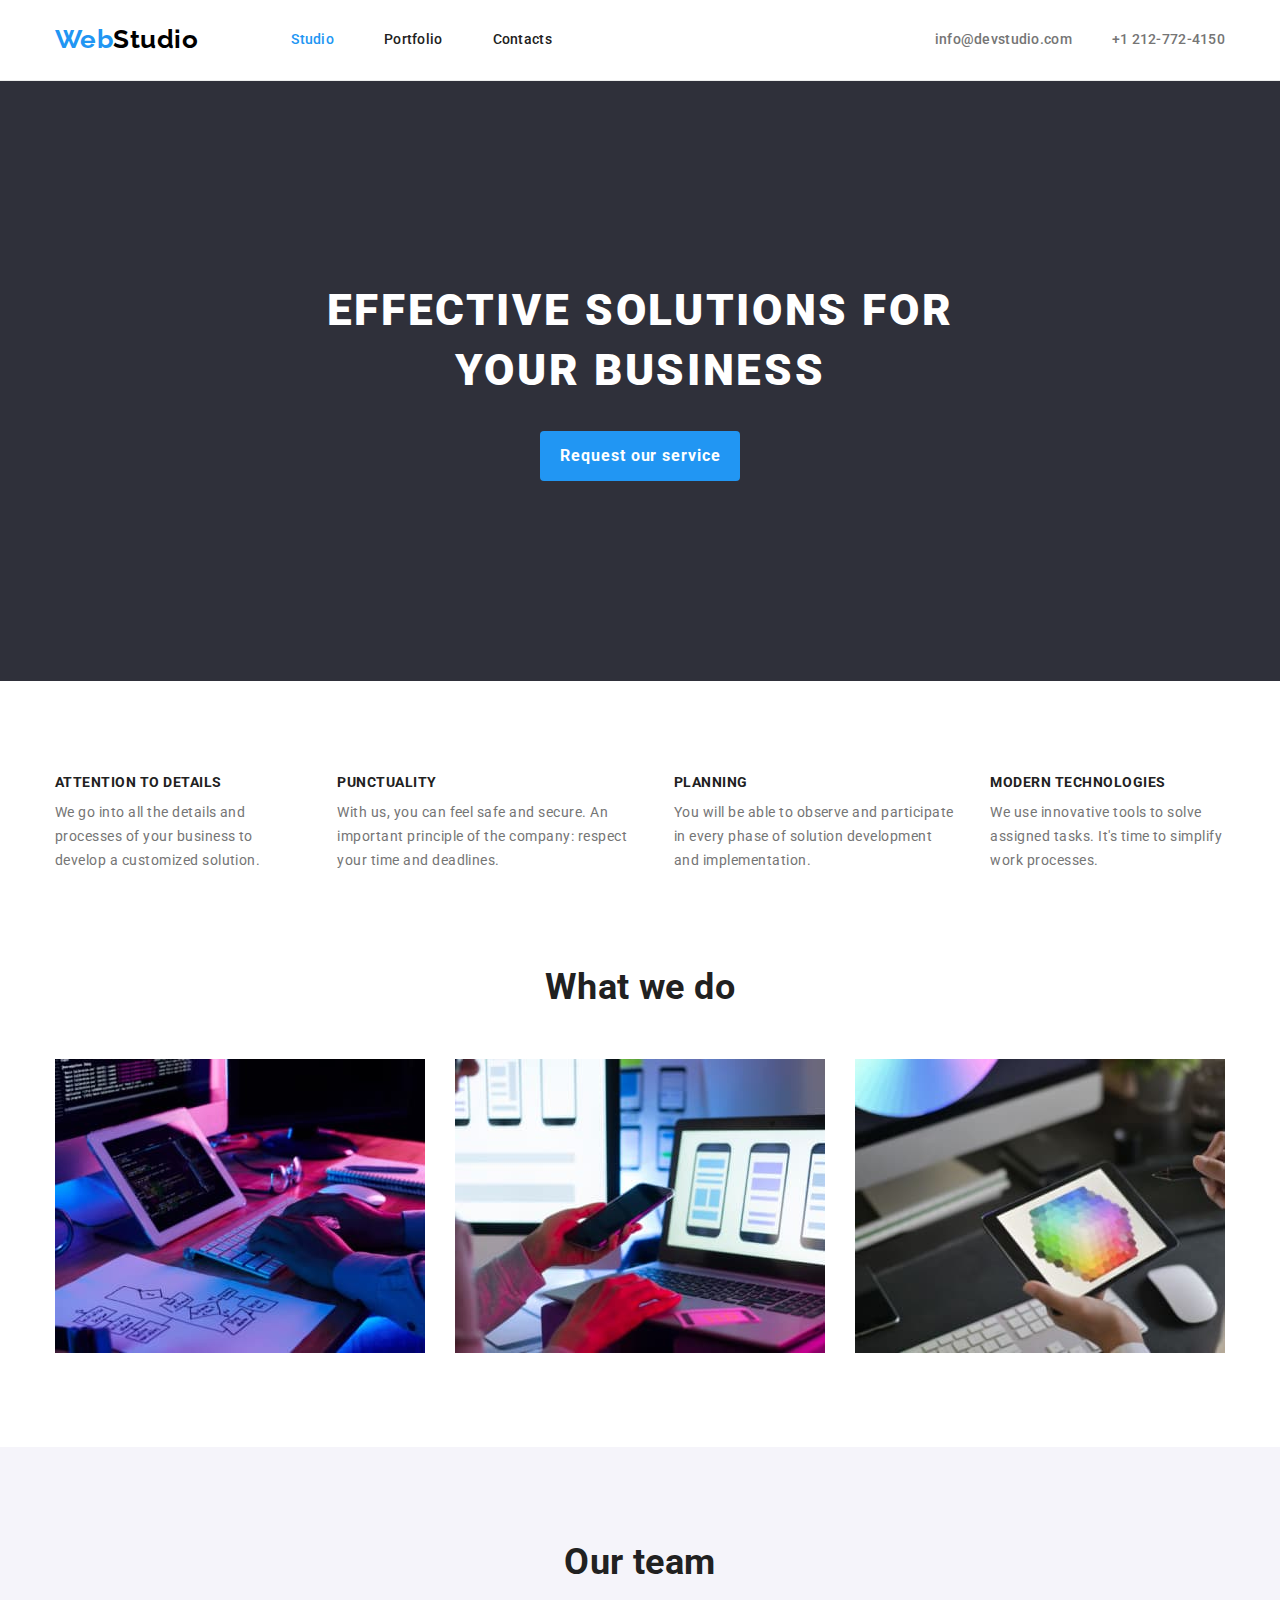
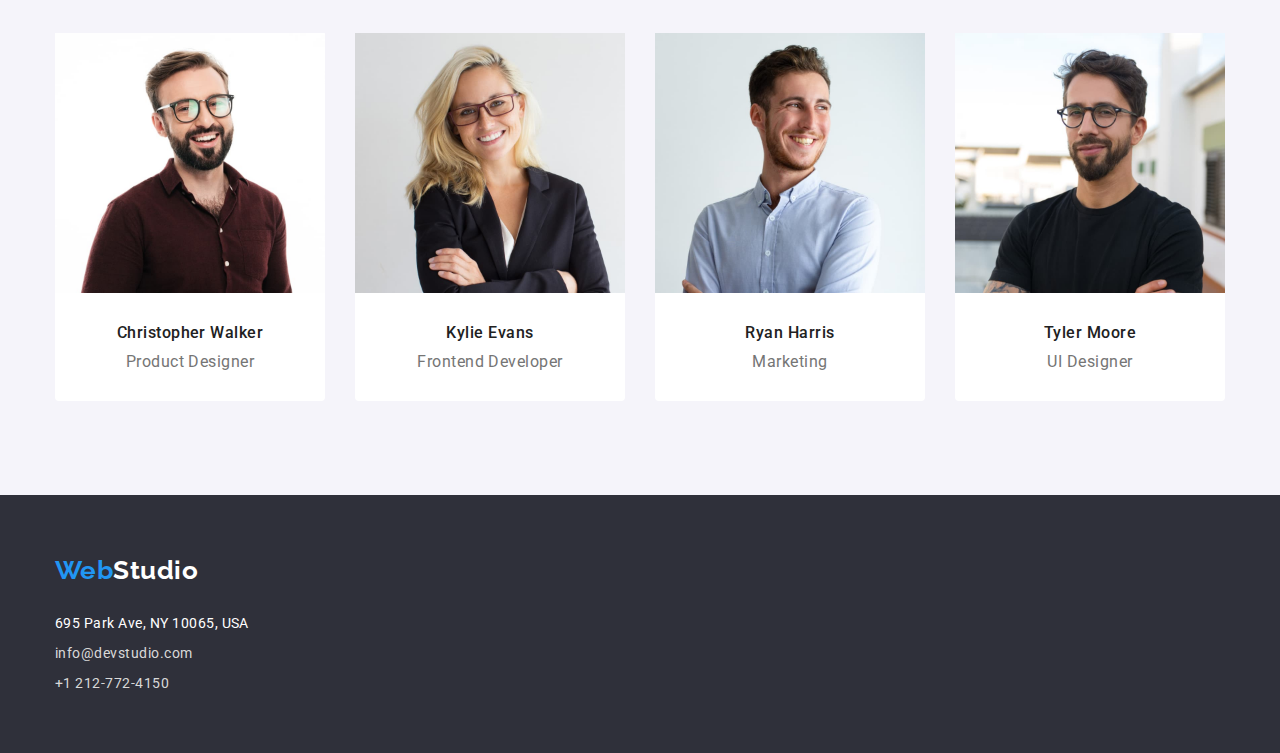
<file: index.html>
<!DOCTYPE html>
<html lang="en">
<head>
    <meta charset="UTF-8">
    <meta http-equiv="X-UA-Compatible" content="IE=edge">
    <meta name="viewport" content="width=device-width, initial-scale=1.0">
    <title>WebStudio</title>
    <link rel="stylesheet" href="https://cdnjs.cloudflare.com/ajax/libs/modern-normalize/1.1.0/modern-normalize.min.css">
    <link href="https://fonts.googleapis.com/css2?family=Raleway:wght@700&family=Roboto:wght@400;500;700;900&display=swap" rel="stylesheet">
    <link rel="stylesheet" href="./css/style.css">
</head>
<body>
    <header class="header">
    <div class="container container-header">
        <nav class="nav">
            <div class="logo-header-container">
                <a class="logo" href="./">Web<span class="logo-header">Studio</span></a>
            </div>
            <ul class="nav-list"> 
                <li class="nav-item"><a class="nav-link active"  href="./index.html">Studio</a></li>
                <li class="nav-item"><a class="nav-link" href="./portfolio.html">Portfolio</a></li>
                <li class="nav-item"><a class="nav-link" href="">Contacts</a></li>
            </ul>
        </nav>
            <ul class="contacts">
                <li class="contacts-item"> <a class="contacts-link" href="mailto:info@devstudio.com">info@devstudio.com </a></li>  
                <li class="contacts-item"> <a class="contacts-link" href="tel:+12127724150">+1 212-772-4150</a> </li> 
            </ul>
    </div>          
    </header>
    <main class="main-studio">
        <section class="hero">
            <div class="container container-hero">
                <h1 class="hero-title">Effective solutions for <br> your business</h1>
                <button class="hero-button" type="button">Request our service</button>
            </div>
        </section>
        <section class="section benefits">
        <div class="container container-benefits ">
            <h2 class="benefits-title hidden">Benefits</h2>
            <ul class="benefits-list">
                <li class="benefits-item">
                    <p class="benefits-caption">ATTENTION TO DETAILS</p>
                    <p class="benefits-desc">We go into all the details and processes of your business to develop a customized solution.</p>
                </li>
                <li class="benefits-item" >
                    <p class="benefits-caption">PUNCTUALITY</p>
                    <p class="benefits-desc">With us, you can feel safe and secure. An important principle of the company: respect your time and deadlines.</p>
                </li>
                <li class="benefits-item">
                    <p class="benefits-caption">PLANNING</p>
                    <p class="benefits-desc">You will be able to observe and participate in every phase of solution development and implementation.</p>
                </li>
                <li class="benefits-item">
                    <p class="benefits-caption">MODERN TECHNOLOGIES</p>
                    <p class="benefits-desc">We use innovative tools to solve assigned tasks. It's time to simplify work processes.</p>
                </li>
            </ul>
        </div>
        </section>
        <section class="section about">
        <div class="container container-about">
            <h2 class="title title-about">What we do</h2>
            <ul class="work-list">
                <li class="work-item">
                    <img class="work-image" src="./images/studio/studio-what-we-do1.jpg" 
                    alt="tablet with keyboard"
                    width="370" height="294">
                    
                </li>
                <li class="work-item">
                    <img class="work-image" src="./images/studio/studio-what-we-do2.jpg" 
                    alt="the phone on the background of the laptop"
                    width="370" height="294">
                </li>
                <li class="work-item">
                    <img class="work-image" src="./images/studio/studio-what-we-do3.jpg" 
                    alt="tablet on the background of IMac"
                    width="370" height="294">
                </li>
            </ul>
        </div>
        </section>
        <section class="section workers">
        <div class="container container-workers">
            <h2 class="title title-workers">Our team</h2>
            <ul class="workers-list">
                <li class="workers-item">
                    <img class="worker-picture" src="./images/studio/studio-workers1.jpg" 
                    alt="man in shirt and glasses"
                    width="270" height="260">
                    <div class="worker-desc-container">
                        <p class="worker-name">Christopher Walker</p>
                        <p class="work-desc">Product Designer</p>
                    </div>
                </li>
                <li class="workers-item">
                    <img class="worker-picture" src="./images/studio/studio-workers2.jpg" 
                    alt="woman with blond hair and glasses"
                    width="270" height="260">
                    <div class="worker-desc-container">
                        <p class="worker-name">Kylie Evans</p>
                        <p class="work-desc">Frontend Developer</p>
                    </div>
                </li>
                <li class="workers-item">
                    <img class="worker-picture" src="./images/studio/studio-workers3.jpg" 
                    alt="man in light shirt"
                    width="270" height="260">
                    <div class="worker-desc-container">
                        <p class="worker-name">Ryan Harris</p>
                        <p class="work-desc">Marketing</p>
                    </div>
                </li>
                <li class="workers-item">
                    <img class="worker-picture" src="./images/studio/studio-workers4.jpg" 
                    alt="man in glasses and black t-shirt"
                    width="270" height="260">
                    <div class="worker-desc-container">
                        <p class="worker-name">Tyler Moore</p>   
                        <p class="work-desc">UI Designer</p>
                    </div>
                </li>
            </ul>
        </div>
        </section>
    </main>
    <footer class="footer">
    <div class="container container-footer">
        <div class="logo-footer-container">
            <a class="logo" href="./">Web<span class="logo-footer">Studio</span></a>
        </div>
        <address>
            <ul class="contact-info">
                <li class="contact-info-items"> <a class="adress" href="https://www.google.com.ua/maps/place/695+Park+Ave,+New+York,+NY+10065,+%D0%A1%D0%A8%D0%90/@40.7688994,-73.9672143,17z/data=!3m1!4b1!4m5!3m4!1s0x89c258ebe8836e8f:0xa007c44e7c4aa0eb!8m2!3d40.7688994!4d-73.9650256?hl=ru">695 Park Ave, NY 10065, USA</a></li>
                <li class="contact-info-items"> <a class="footer-contacts" href="mailto:info@devstudio.com">info@devstudio.com </a></li>                                 
                <li class="contact-info-items"> <a class="footer-contacts" href="tel:+12127724150">+1 212-772-4150</a> </li> 
            </ul>
        </address>
    </div>
    </footer>
</body>
</html>
</file>
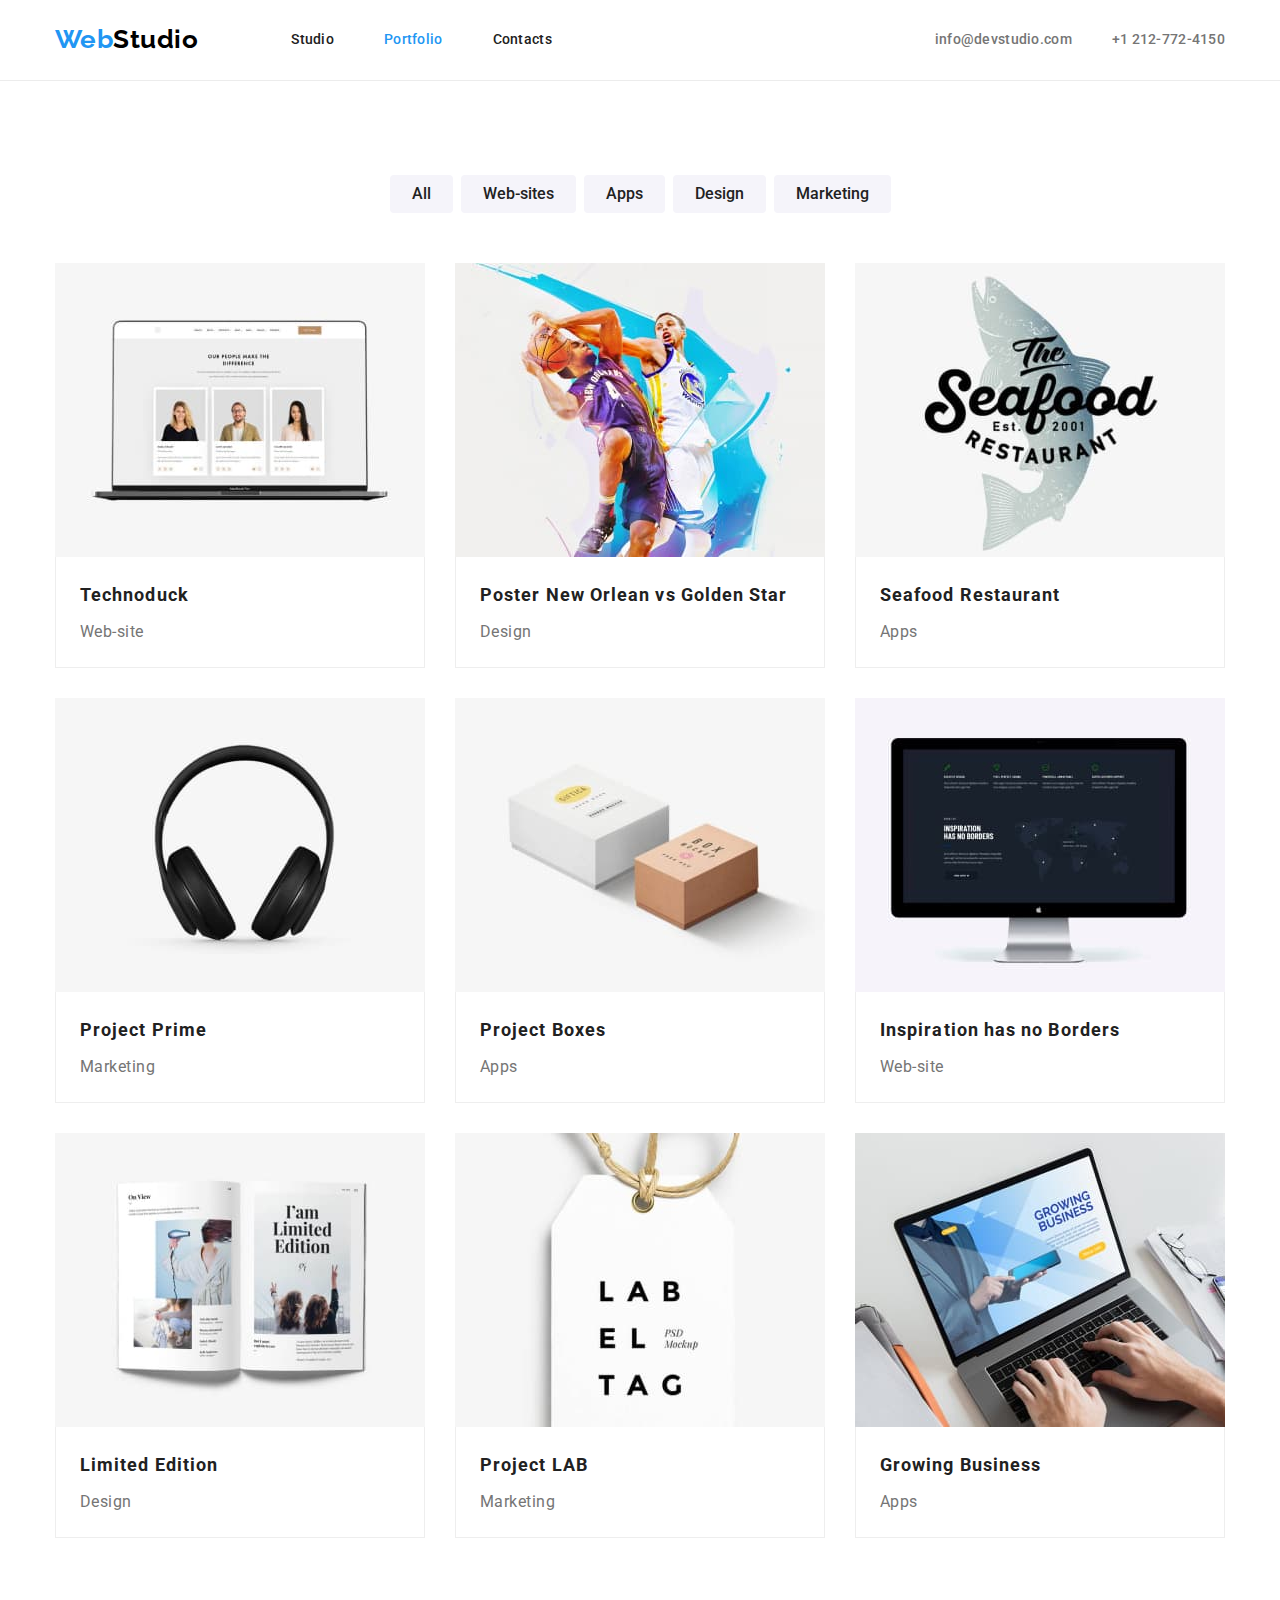
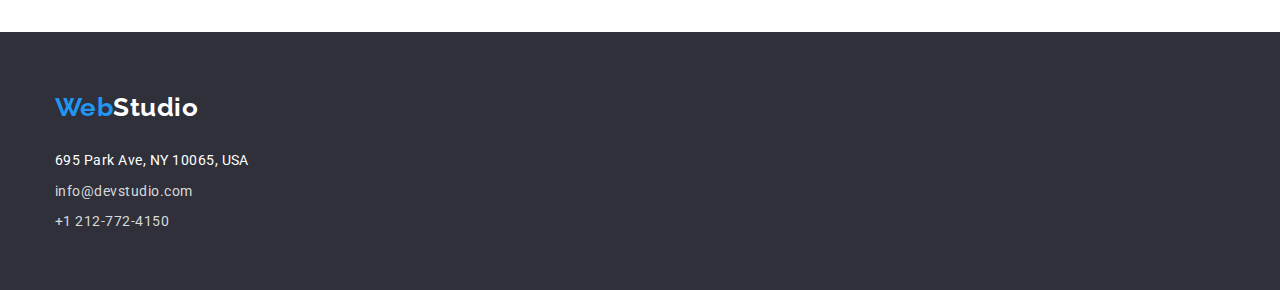
<file: portfolio.html>
<!DOCTYPE html>
<html lang="en">
<head>
    <meta charset="UTF-8">
    <meta http-equiv="X-UA-Compatible" content="IE=edge">
    <meta name="viewport" content="width=device-width, initial-scale=1.0">
    <title>Portfolio</title>
    <link rel="stylesheet" href="https://cdnjs.cloudflare.com/ajax/libs/modern-normalize/1.1.0/modern-normalize.min.css">
    <link href="https://fonts.googleapis.com/css2?family=Raleway:wght@700&family=Roboto:wght@400;500;700;900&display=swap" rel="stylesheet">
    <link rel="stylesheet" href="./css/style.css">
</head>
<body>
    <header class="header">
        <div class="container container-header">
            <nav class="nav">
                <div class="logo-header-container">
                    <a class="logo" href="./">Web<span class="logo-header">Studio</span></a>
                </div>
                <ul class="nav-list"> 
                    <li class="nav-item"><a class="nav-link"  href="./index.html">Studio</a></li>
                    <li class="nav-item"><a class="nav-link active" href="./portfolio.html">Portfolio</a></li>
                    <li class="nav-item"><a class="nav-link" href="">Contacts</a></li>
                </ul>
            </nav>
                <ul class="contacts">
                    <li class="contacts-item"> <a class="contacts-link" href="mailto:info@devstudio.com">info@devstudio.com </a></li>  
                    <li class="contacts-item"> <a class="contacts-link" href="tel:+12127724150">+1 212-772-4150</a> </li> 
                </ul>
        </div>          
    </header>
    <main class="main-portfolio">
        <section class="section partfolio-section">
        <div class="container container-partfolio">
            <h1 class="portfolio-title hidden">Portfolio</h1>
            <ul class="filter-list">
                <li class="filter-item">
                    <button class="filter-button" type="button">All</button>
                </li>
                <li class="filter-item">
                    <button class="filter-button" type="button">Web-sites</button>
                </li>
                <li class="filter-item">
                    <button class="filter-button" type="button">Apps</button>
                </li>
                <li class="filter-item">
                    <button class="filter-button" type="button">Design</button>
                </li>
                <li class="filter-item">
                    <button class="filter-button" type="button">Marketing</button>
                </li>
            </ul>
            <ul class="projects-list">
                <li class="project-item"> 
                    <img class="project-picture" src="./images/portfolio/portfolio-projects1.jpg" 
                    alt="opened laptop"
                    width="370" height="294">
                    <div class="project-desc-container">
                        <h2 class="project-title">Technoduck</h2> 
                        <p class="project-type">Web-site</p>
                    </div>
                </li>
                <li class="project-item"> 
                    <img class="project-picture" src="./images/portfolio/portfolio-projects2.jpg" 
                    alt="two basketball player"
                    width="370" height="294">
                    <div class="project-desc-container">
                        <h2 class="project-title">Poster New Orlean vs Golden Star</h2>
                        <p class="project-type">Design</p>
                    </div>
                </li>
                <li class="project-item"> 
                    <img class="project-picture" src="./images/portfolio/portfolio-projects3.jpg" 
                    alt="fish on the logo"
                    width="370" height="294">
                    <div class="project-desc-container">
                        <h2 class="project-title">Seafood Restaurant </h2>
                        <p class="project-type">Apps</p>
                    </div>
                </li>
                <li class="project-item"> 
                    <img class="project-picture" src="./images/portfolio/portfolio-projects4.jpg" 
                    alt="black earphones"
                    width="370" height="294">
                    <div class="project-desc-container">
                        <h2 class="project-title">Project Prime</h2>
                        <p class="project-type">Marketing</p>
                    </div>
                </li>
                <li class="project-item"> 
                    <img class="project-picture" src="./images/portfolio/portfolio-projects5.jpg" 
                    alt="two boxes"
                    width="370" height="294">
                    <div class="project-desc-container">
                        <h2 class="project-title">Project Boxes</h2>
                        <p class="project-type">Apps</p>
                    </div>
                </li>
                <li class="project-item"> 
                    <img class="project-picture" src="./images/portfolio/portfolio-projects6.jpg" 
                    alt="IMac"
                    width="370" height="294">
                    <div class="project-desc-container">
                        <h2 class="project-title">Inspiration has no Borders</h2>
                        <p class="project-type">Web-site</p>
                    </div>
                </li>
                <li class="project-item"> 
                    <img class="project-picture" src="./images/portfolio/portfolio-projects7.jpg" 
                    alt="opened book"
                    width="370" height="294">
                    <div class="project-desc-container">
                        <h2 class="project-title">Limited Edition</h2>
                        <p class="project-type">Design</p>
                    </div>
                </li>
                <li class="project-item"> 
                    <img class="project-picture" src="./images/portfolio/portfolio-projects8.jpg" 
                    alt="lable Project LAB"
                    width="370" height="294">
                    <div class="project-desc-container">
                        <h2 class="project-title">Project LAB</h2>
                        <p class="project-type">Marketing</p>
                    </div>
                </li>
                <li class="project-item"> 
                    <img class="project-picture" src="./images/portfolio/portfolio-projects9.jpg" 
                    alt="typing on the laptop"
                    width="370" height="294">
                    <div class="project-desc-container">
                        <h2 class="project-title">Growing Business</h2>
                        <p class="project-type">Apps</p>
                    </div>
                </li>
            </ul> 
        </div>
        </section>
    </main>
    <footer class="footer">
        <div class="container container-footer">
            <div class="logo-footer-container">
                <a class="logo" href="./">Web<span class="logo-footer">Studio</span></a>
            </div>
            <address>
                <ul class="contact-info">
                    <li class="contact-info-items"> <a class="adress" href="https://www.google.com.ua/maps/place/695+Park+Ave,+New+York,+NY+10065,+%D0%A1%D0%A8%D0%90/@40.7688994,-73.9672143,17z/data=!3m1!4b1!4m5!3m4!1s0x89c258ebe8836e8f:0xa007c44e7c4aa0eb!8m2!3d40.7688994!4d-73.9650256?hl=ru">695 Park Ave, NY 10065, USA</a></li>
                    <li class="contact-info-items"> <a class="footer-contacts" href="mailto:info@devstudio.com">info@devstudio.com </a></li>                                 
                    <li class="contact-info-items"> <a class="footer-contacts" href="tel:+12127724150">+1 212-772-4150</a> </li> 
                </ul>
            </address>
        </div>
    </footer>
</body>
</html>
</file>
<file: css/style.css>
:root {
  --footer-gmail: rgba(255, 255, 255, 0.6);
  --footer-color: #d9d9d9;
  --white: #ffffff;
  --blue: #2196f3;
  --prymary-text: #757575;
  --title-text: #212121;
  --footer-background: #2f303a;
  --ivory-background-color: #f5f4fa;
  --header-background: #ececec;
  --primary-font: "Roboto", sans-serif;
}

body {
  letter-spacing: 0.03em;
  font-family: var(--primary-font);
  color: var(--prymary-text);
  background-color: var(--white);
}
h1,
h2,
h3,
h4,
h5,
h6,
p,
ul {
  margin: 0px;
  padding: 0px;
}
img {
  height: auto;
  display: block;
  max-width: 100%;
}
.hidden {
  display: none;
}
.title {
  font-weight: 700;
  font-size: 36px;
  line-height: 1.17;
  text-align: center;
  color: var(--title-text);
}
.section {
  padding-top: 94px;
  padding-bottom: 94px;
}
/* studio */

/* header */

.container {
  margin: 0 auto;
  width: 1200px;
  padding-left: 15px;
  padding-right: 15px;
}
.header {
  display: flex;
  align-items: center;
  padding-top: 24px;
  padding-bottom: 25px;
  border-bottom: 1px solid #ececec;
}

.container-header {
  display: flex;
}
.logo-header-container {
  margin-right: 93px;
}
.logo {
  font-family: "Raleway";
  font-weight: 700;
  font-size: 26px;
  line-height: 1.19;
  text-decoration: none;
  color: var(--blue);
}
.logo-header {
  color: #000000;
}
.nav {
  display: flex;
  align-items: center;
}
.nav-list {
  display: flex;
  list-style: none;
}
.nav-item:not(:last-child) {
  margin-right: 50px;
}
.nav-link {
  font-weight: 500;
  font-size: 14px;
  line-height: 1.14;
  letter-spacing: 0.02em;
  text-decoration: none;
  color: var(--title-text);
}
.nav-link:hover,
.nav-link:focus {
  color: var(--blue);
}
.nav-link.active {
  color: var(--blue);
}
.contacts {
  display: flex;
  align-items: center;
  margin-left: auto;
  list-style: none;
}

.contacts-item:not(:last-child) {
  margin-right: 40px;
}
.contacts-link {
  font-weight: 500;
  font-size: 14px;
  line-height: 1.14;
  letter-spacing: 0.02em;
  text-decoration: none;
  color: var(--prymary-text);
}

.contacts-link:hover,
.contacts-link:focus {
  color: var(--blue);
}

/* main */

/* section one */

.hero {
  padding-top: 200px;
  padding-bottom: 200px;
  background-color: var(--footer-background);
}
.hero-title {
  margin-bottom: 30px;
  font-weight: 900;
  font-size: 44px;
  line-height: 1.36;
  text-align: center;
  letter-spacing: 0.06em;
  text-transform: uppercase;
  color: var(--white);
}
.hero-button {
  padding: 10px 19px 10px 20px;
  display: block;
  margin-left: auto;
  margin-right: auto;
  font-weight: 700;
  font-size: 16px;
  line-height: 1.88;
  letter-spacing: 0.06em;
  cursor: pointer;
  border-radius: 4px;
  border: none;
  color: var(--white);
  background-color: var(--blue);
}

/* section two */

.benefits {
  background-color: var(--white);
}
.benefits-list {
  display: flex;
  list-style: none;
}
.benefits-item:not(:last-child) {
  margin-right: 30px;
}
.benefits-caption {
  margin-bottom: 10px;
  font-weight: 700;
  font-size: 14px;
  line-height: 1.14;
  color: var(--title-text);
}
.benefits-desc {
  font-size: 14px;
  line-height: 1.71;
}

/* section three */

.about {
  padding-top: 0px;
}
.title-about {
  margin-bottom: 50px;
}
.work-list {
  display: flex;
  list-style: none;
}
.work-item:not(:last-child) {
  margin-right: 30px;
}

/* section four */
.workers {
  background-color: var(--ivory-background-color);
}
.title-workers {
  margin-bottom: 50px;
}
.workers-list {
  display: flex;
  list-style: none;
}
.workers-item {
  background-color: var(--white);
  border-bottom-right-radius: 4px;
  border-bottom-left-radius: 4px;
}
.workers-item:not(:last-child) {
  margin-right: 30px;
}
.worker-desc-container {
  padding-top: 30px;
  padding-bottom: 30px;
}
.worker-name {
  margin-bottom: 10px;
  font-weight: 500;
  font-size: 16px;
  line-height: 1.19;
  text-align: center;
  color: var(--title-text);
}
.work-desc {
  font-style: 500;
  font-size: 16px;
  line-height: 1.19;
  text-align: center;
}

/* footer */

.footer {
  background-color: var(--footer-background);
}
.footer {
  padding-top: 60px;
  padding-bottom: 60px;
}
.logo-footer-container {
  margin-bottom: 28px;
}
.logo-footer {
  color: var(--white);
}
.contact-info-items:not(:last-child) {
  margin-bottom: 12px;
}
.contact-info {
  list-style: none;
}
.adress {
  font-size: 14px;
  line-height: 1.14;
  text-decoration: none;
  color: var(--white);
  font-style: normal;
}
.contact-info-items {
  font-style: normal;
}
.adress:hover,
.adress:focus {
  color: var(--blue);
}
.footer-contacts {
  font-size: 14px;
  line-height: 1.14;
  text-decoration: none;
  color: var(--footer-color);
}
.footer-contacts:hover,
.footer-contacts:focus {
  color: var(--blue);
}

/* portfolio */

.filter-list {
  display: flex;
  justify-content: center;
  margin-bottom: 50px;
  list-style: none;
}
.filter-item:not(:last-child) {
  margin-right: 8px;
}
.filter-button {
  padding: 6px 22px;
  font-weight: 500;
  font-size: 16px;
  line-height: 1.63;
  cursor: pointer;
  text-decoration: none;
  border-radius: 4px;
  border: none;
  color: var(--title-text);
  background-color: var(--ivory-background-color);
}
.filter-button:hover,
.filter-button:focus {
  color: var(--white);
  background-color: var(--blue);
}
.projects-list {
  display: flex;
  flex-wrap: wrap;
  list-style: none;
  margin-right: -30px;
  margin-bottom: -30px;
}
.project-item {
  flex-basis: calc((100% - 90px) / 3);
  margin-right: 30px;
  margin-bottom: 30px;
}
/* .project-item:nth-child(3n + 3) {
  margin-right: 0px;
}
.project-item:nth-last-child(-n + 3) {
  margin-bottom: 0px;
} */
.project-desc-container {
  padding: 20px 24px;
  border-right: 1px solid #eeeeee;
  border-bottom: 1px solid #eeeeee;
  border-left: 1px solid #eeeeee;
}
.project-title {
  margin-bottom: 4px;
  font-weight: 700;
  font-size: 18px;
  line-height: 2;
  letter-spacing: 0.06em;
  color: var(--title-text);
}
.project-type {
  font-size: 16px;
  line-height: 1.88;
}
</file>
